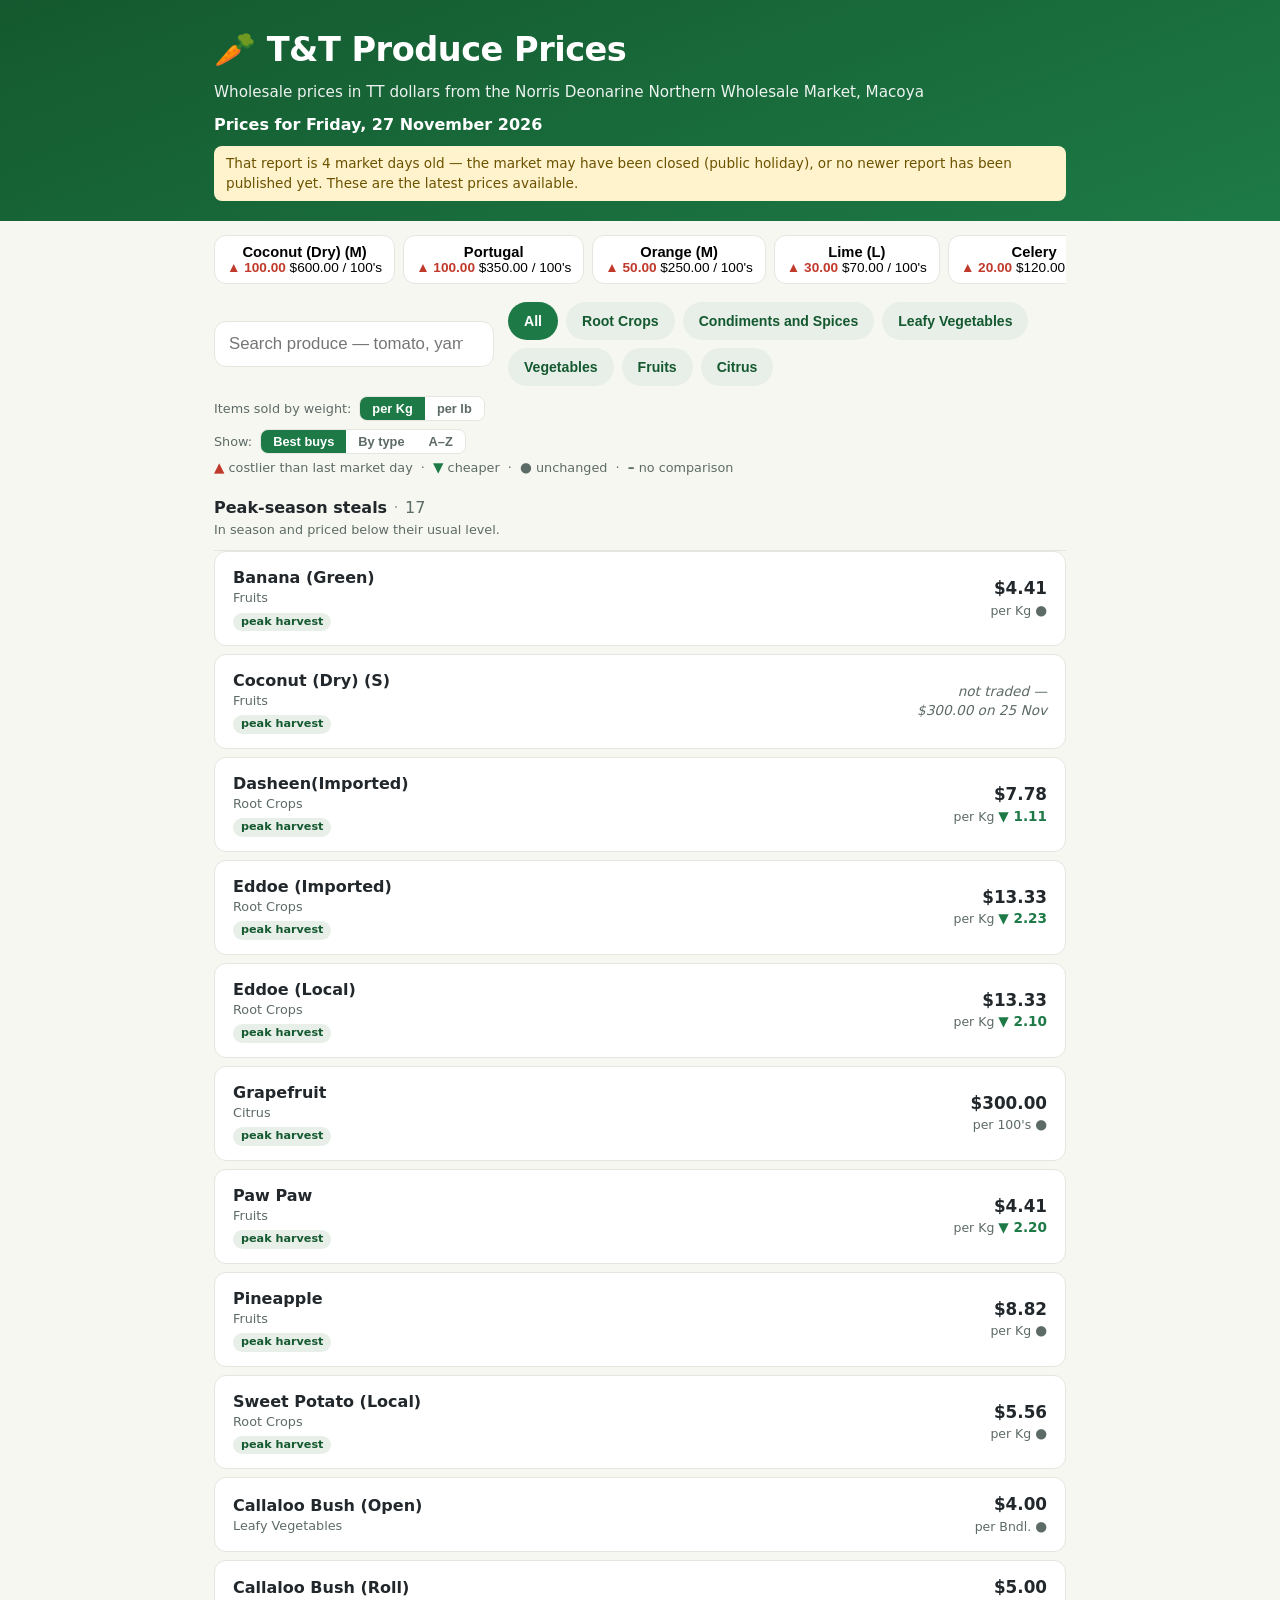
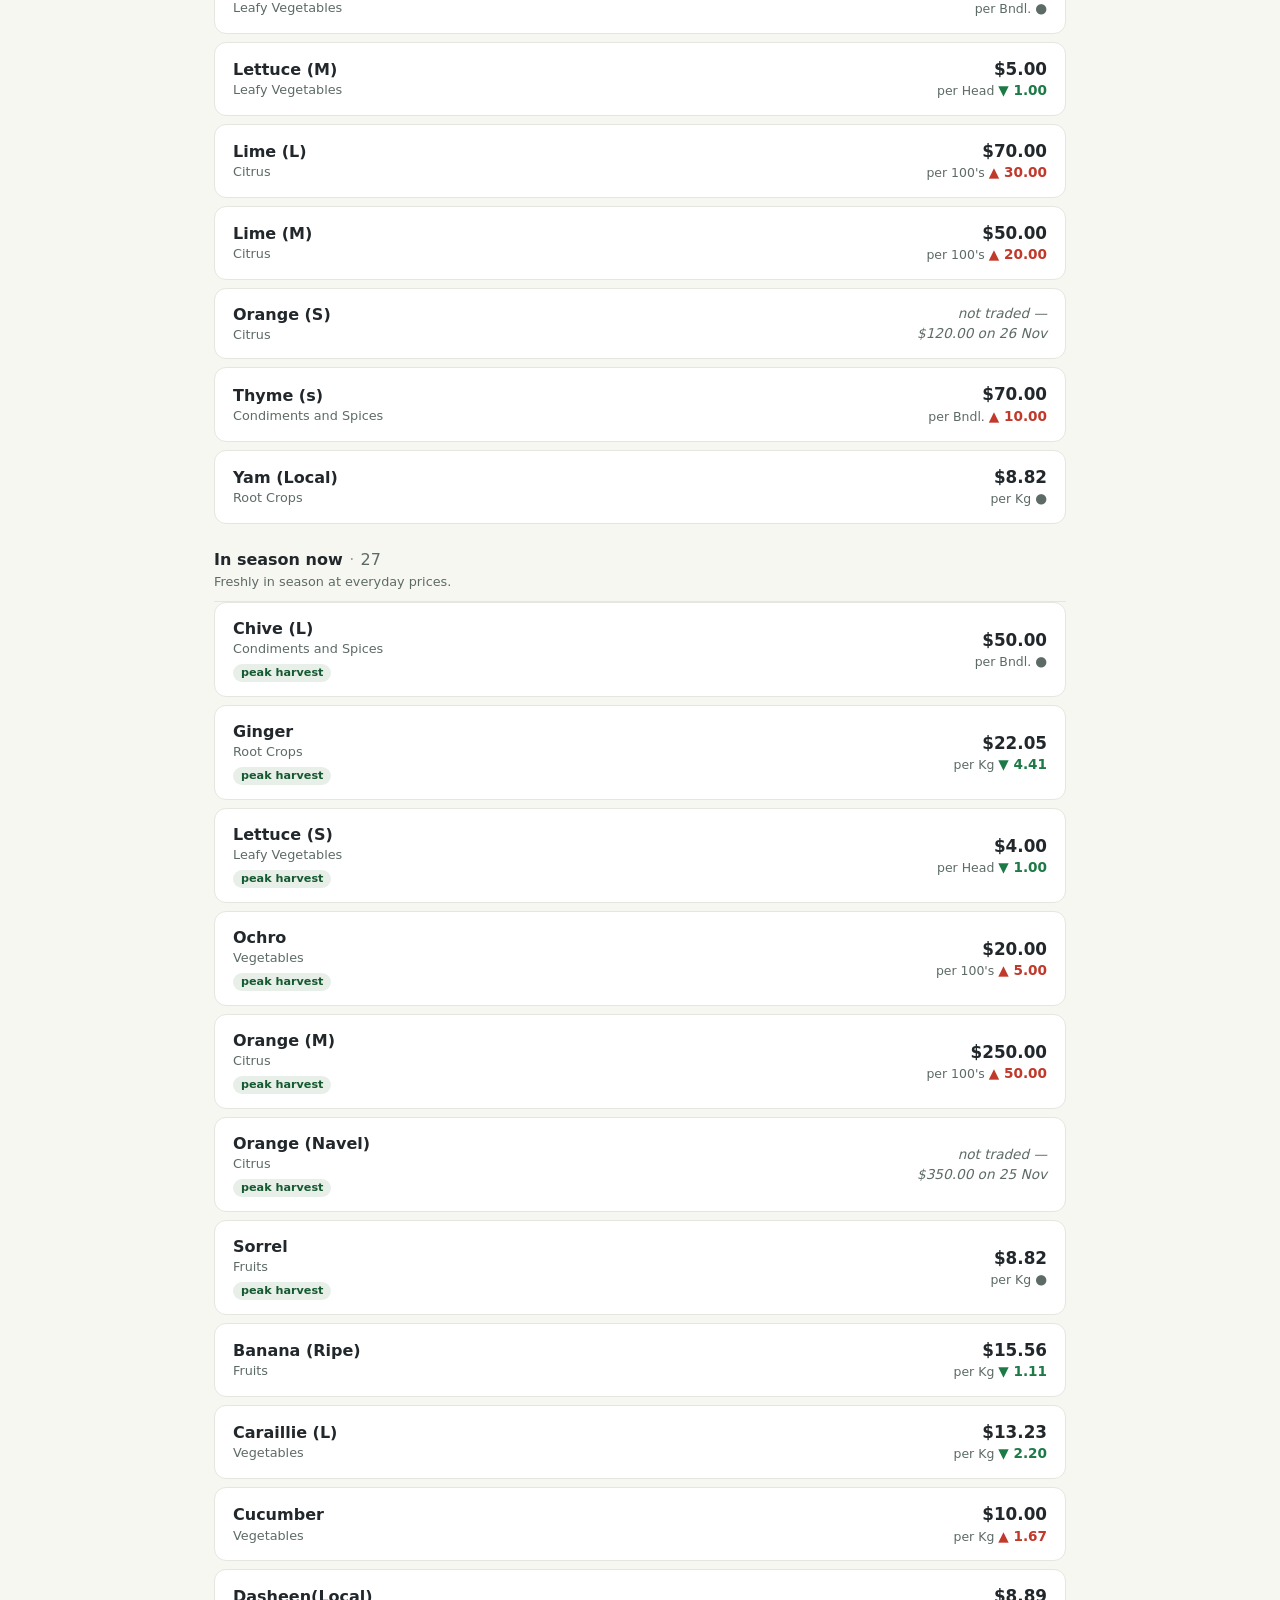
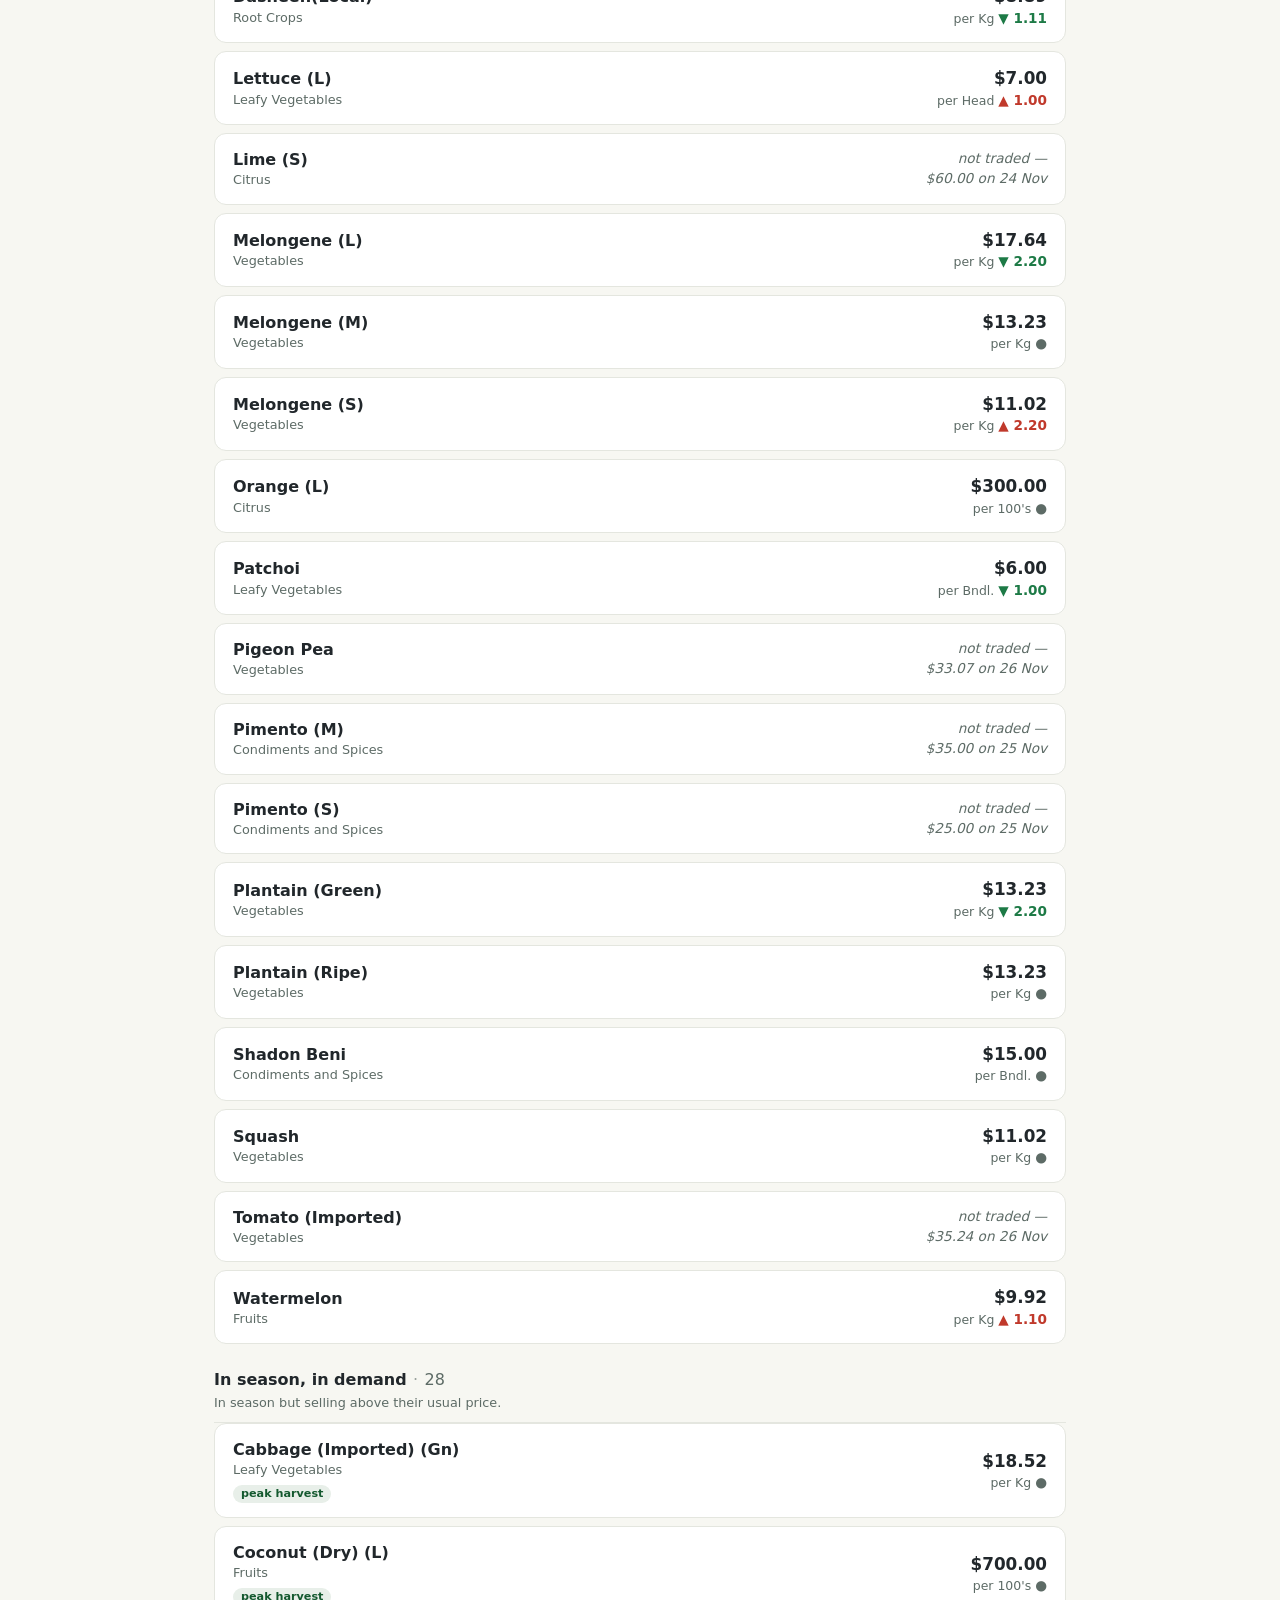
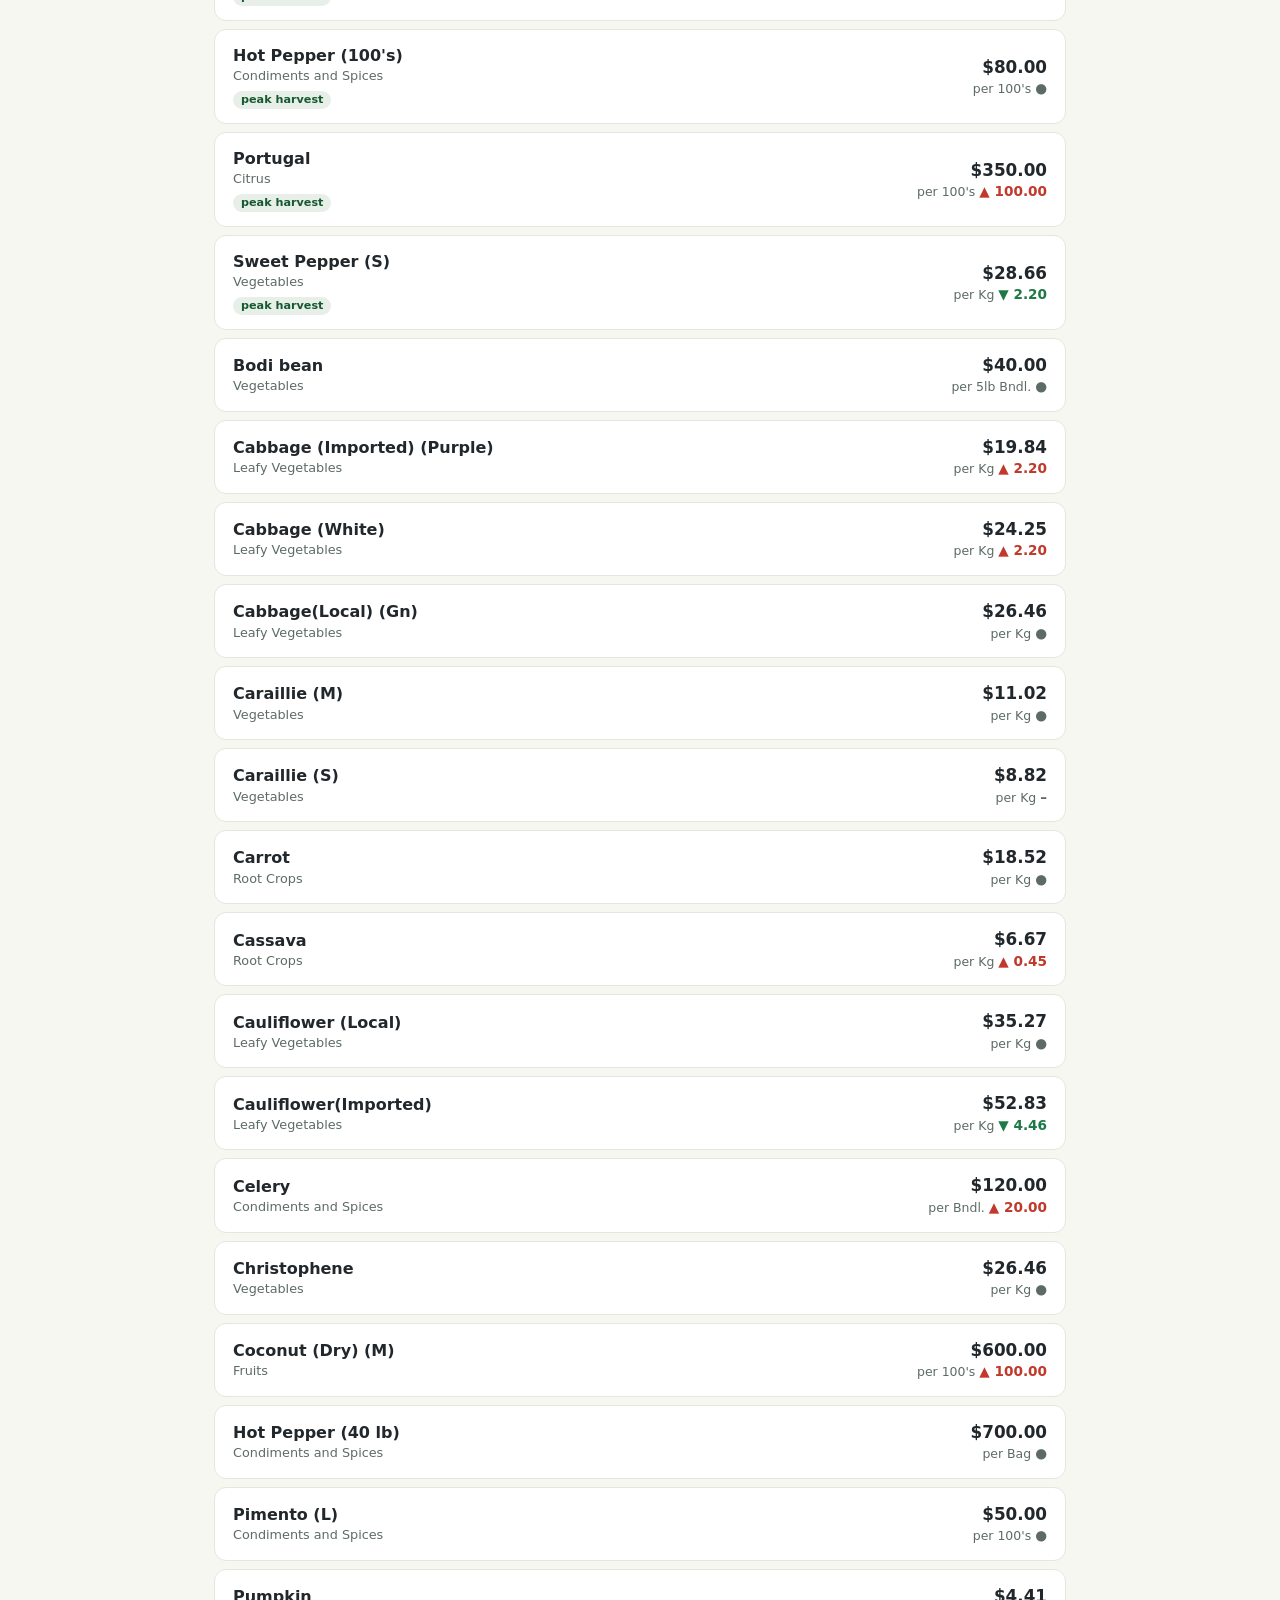
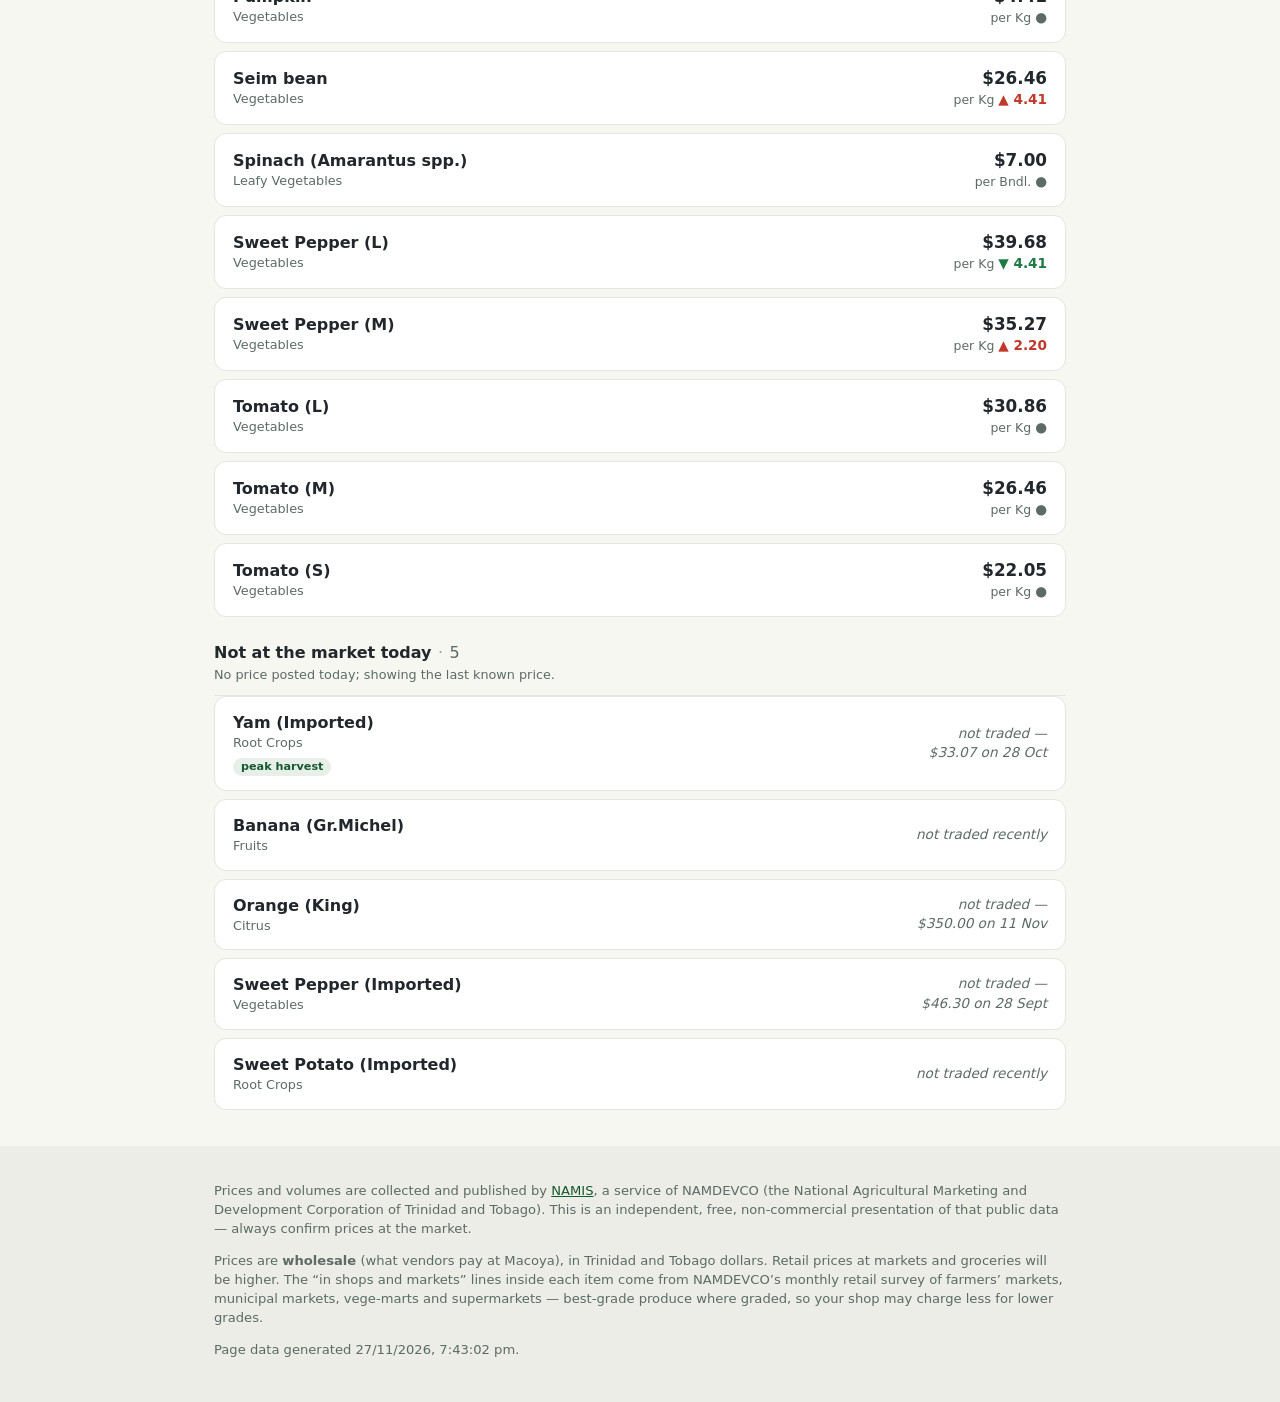
<file: site/index.html>
<!DOCTYPE html>
<html lang="en">
<head>
<meta charset="utf-8">
<meta name="viewport" content="width=device-width, initial-scale=1">
<title>T&amp;T Produce Prices — wholesale market prices for Trinidad and Tobago</title>
<meta name="description" content="Daily wholesale produce prices from the Norris Deonarine Northern Wholesale Market, Macoya, Trinidad and Tobago. Data from NAMDEVCO's NAMIS.">
<meta name="theme-color" content="#1d7a46">
<link rel="canonical" href="https://ttproduceprices.com/">
<!-- Share cards: what WhatsApp/Facebook/X show when someone sends a link. -->
<meta property="og:type" content="website">
<meta property="og:site_name" content="T&amp;T Produce Prices">
<meta property="og:title" content="T&amp;T Produce Prices — today's wholesale market prices">
<meta property="og:description" content="Daily wholesale prices from the Macoya market, searchable by what you call it, with 20 years of price history.">
<meta property="og:url" content="https://ttproduceprices.com/">
<meta property="og:image" content="https://ttproduceprices.com/og-image.png">
<meta property="og:image:width" content="1200">
<meta property="og:image:height" content="630">
<meta name="twitter:card" content="summary_large_image">
<link rel="stylesheet" href="css/style.css">
<!-- Chart.js is loaded lazily by app.js the first time a chart opens, so a
     slow or blocked CDN can never delay the price board itself. -->
<script src="js/app.js" defer></script>
</head>
<body>

<header class="site-header">
  <div class="wrap">
    <h1>🥕 T&amp;T Produce Prices</h1>
    <p class="tagline">Wholesale prices in TT dollars from the Norris Deonarine Northern Wholesale Market, Macoya</p>
    <p class="report-date" id="report-date">Loading…</p>
    <p class="stale-note" id="stale-note" role="status" hidden></p>
  </div>
</header>

<main class="wrap">
  <section id="movers" class="movers" hidden aria-label="Today's biggest price moves"></section>

  <div class="controls">
    <input type="search" id="search" placeholder="Search produce — tomato, yam, fig…"
           aria-label="Search produce" autocomplete="off">
    <div class="chips" id="chips" role="group" aria-label="Filter by category"></div>
  </div>

  <div class="unit-row">
    <span id="unit-label">Items sold by weight:</span>
    <div class="unit-toggle" role="group" aria-labelledby="unit-label">
      <button type="button" id="unit-kg" aria-pressed="true">per Kg</button>
      <button type="button" id="unit-lb" aria-pressed="false">per lb</button>
    </div>
  </div>

  <div class="view-row">
    <span id="view-label">Show:</span>
    <div class="view-toggle" role="group" aria-labelledby="view-label">
      <button type="button" id="view-tiers" aria-pressed="true">Best buys</button>
      <button type="button" id="view-type" aria-pressed="false">By type</button>
      <button type="button" id="view-az" aria-pressed="false">A–Z</button>
    </div>
  </div>

  <p class="legend">
    <span class="chg up">▲</span> costlier than last market day
    &nbsp;·&nbsp; <span class="chg down">▼</span> cheaper
    &nbsp;·&nbsp; <span class="chg same">●</span> unchanged
    &nbsp;·&nbsp; <span class="chg same">–</span> no comparison
  </p>

  <p id="status" class="sr-only" aria-live="polite"></p>
  <div id="list"></div>
  <p id="empty" class="empty" hidden>Nothing matches that search.</p>
</main>

<footer class="site-footer">
  <div class="wrap">
    <p>Prices and volumes are collected and published by
      <a href="https://www.namistt.com" rel="noopener">NAMIS</a>, a service of
      NAMDEVCO (the National Agricultural Marketing and Development Corporation
      of Trinidad and Tobago). This is an independent, free, non-commercial
      presentation of that public data — always confirm prices at the market.</p>
    <p>Prices are <strong>wholesale</strong> (what vendors pay at Macoya), in
      Trinidad and Tobago dollars. Retail prices at markets and groceries will
      be higher. The “in shops and markets” lines inside each item come from
      NAMDEVCO’s monthly retail survey of farmers’ markets, municipal markets,
      vege-marts and supermarkets — best-grade produce where graded, so your
      shop may charge less for lower grades.</p>
    <p id="generated-at"></p>
  </div>
</footer>

<!-- Cloudflare Web Analytics -->
<script type="module" src="https://static.cloudflareinsights.com/beacon.min.js"
        data-cf-beacon='{"token": "700df679e6864dafa874e66d24a9a678"}'></script>
</body>
</html>
</file>
<file: site/css/style.css>
/* Mobile-first: the base styles target phones; the few @media blocks at the
   bottom widen things for laptops/desktops. */

:root {
  --green: #1d7a46;
  --green-dark: #14592f;
  --bg: #f7f7f2;
  --card: #ffffff;
  --ink: #21272b;
  --ink-soft: #5d6b66;
  --line: #e4e6df;
  --up: #c0392b;     /* costlier — warm red */
  --down: #1d7a46;   /* cheaper — green */
  --same: #5d6b66;   /* dark enough for WCAG AA contrast on white */
  --chip-bg: #e8efe9;
  --radius: 12px;
}

* { box-sizing: border-box; }

/* Visually hidden but read by screen readers (search result counts). */
.sr-only {
  position: absolute;
  width: 1px; height: 1px;
  margin: -1px; padding: 0;
  overflow: hidden;
  clip: rect(0 0 0 0);
  white-space: nowrap;
  border: 0;
}

body {
  margin: 0;
  background: var(--bg);
  color: var(--ink);
  font-family: system-ui, -apple-system, "Segoe UI", Roboto, sans-serif;
  line-height: 1.45;
  -webkit-font-smoothing: antialiased;
}

.wrap { max-width: 880px; margin: 0 auto; padding: 0 14px; }

/* ---------- header ---------- */
.site-header {
  background: linear-gradient(160deg, var(--green-dark), var(--green));
  color: #fff;
  padding: 26px 0 20px;
}
.site-header h1 { margin: 0; font-size: 1.65rem; letter-spacing: -0.5px; }
.tagline { margin: 6px 0 0; opacity: 0.92; font-size: 0.95rem; }
.report-date { margin: 10px 0 0; font-weight: 600; font-size: 1rem; }

/* Amber "data is older than it should be" note under the report date. */
.stale-note {
  margin: 10px 0 0;
  padding: 8px 12px;
  border-radius: 8px;
  background: #fff3cd;
  color: #6b5200;
  font-size: 0.85rem;
}

/* ---------- movers strip ---------- */
.movers {
  display: flex;
  gap: 8px;
  overflow-x: auto;
  padding: 14px 0 2px;
  scrollbar-width: none;
}
.movers::-webkit-scrollbar { display: none; }
.mover {
  flex: 0 0 auto;
  background: var(--card);
  border: 1px solid var(--line);
  border-radius: var(--radius);
  padding: 8px 12px;
  font-size: 0.85rem;
  white-space: nowrap;
  cursor: pointer;
}
.mover b { display: block; font-size: 0.92rem; }

/* ---------- controls ---------- */
.controls { padding-top: 12px; position: sticky; top: 0; background: var(--bg); z-index: 5; }
#search {
  width: 100%;
  font-size: 1.05rem;
  padding: 12px 14px;
  border: 1.5px solid var(--line);
  border-radius: var(--radius);
  background: var(--card);
}
#search:focus { outline: 2px solid var(--green); border-color: var(--green); }

.chips { display: flex; gap: 8px; overflow-x: auto; padding: 10px 0; scrollbar-width: none; }
.chips::-webkit-scrollbar { display: none; }
.chip {
  flex: 0 0 auto;
  border: none;
  background: var(--chip-bg);
  color: var(--green-dark);
  font-size: 0.88rem;
  font-weight: 600;
  padding: 11px 16px; /* comfortable thumb target on phones */
  border-radius: 999px;
  cursor: pointer;
}
.chip[aria-pressed="true"] { background: var(--green); color: #fff; }

/* ---------- per-Kg / per-lb toggle ---------- */
.unit-row {
  display: flex;
  align-items: center;
  gap: 8px;
  margin: 10px 0 0;
  color: var(--ink-soft);
  font-size: 0.8rem;
}
.unit-toggle {
  display: flex;
  border: 1px solid var(--line);
  border-radius: 8px;
  overflow: hidden;
}
.unit-toggle button {
  border: 0;
  background: var(--card);
  padding: 4px 12px;
  font-size: 0.8rem;
  font-weight: 600;
  color: var(--ink-soft);
  cursor: pointer;
}
.unit-toggle button[aria-pressed="true"] { background: var(--green); color: #fff; }
/* The white inner ring keeps focus visible on the pressed (green) segment,
   where a green outline alone would vanish into the background. */
.unit-toggle button:focus-visible {
  outline: 2px solid var(--green);
  outline-offset: -2px;
  box-shadow: inset 0 0 0 4px #fff;
}

/* ---------- "Show" view toggle (matches the unit toggle) ---------- */
.view-row {
  display: flex;
  align-items: center;
  gap: 8px;
  margin: 8px 0 0;
  color: var(--ink-soft);
  font-size: 0.8rem;
}
.view-toggle {
  display: flex;
  border: 1px solid var(--line);
  border-radius: 8px;
  overflow: hidden;
}
.view-toggle button {
  border: 0;
  background: var(--card);
  padding: 4px 12px;
  font-size: 0.8rem;
  font-weight: 600;
  color: var(--ink-soft);
  cursor: pointer;
}
.view-toggle button[aria-pressed="true"] { background: var(--green); color: #fff; }
.view-toggle button:focus-visible {
  outline: 2px solid var(--green);
  outline-offset: -2px;
  box-shadow: inset 0 0 0 4px #fff;
}

.legend { color: var(--ink-soft); font-size: 0.8rem; margin: 4px 0 10px; }

/* ---------- commodity list ---------- */
/* Each "Best buys" tier / "By type" category is its own <section> so its
   heading can pin while you scroll that section and then hand off to the
   next. A flat list of sticky siblings would instead pile up at one top edge. */
.section { margin-top: 16px; }
.section:first-child { margin-top: 6px; }

/* Section headings stay in view while you scroll their items, pinned just
   below the sticky search bar (--stick-top tracks its measured height). The
   opaque background + hairline are what let the white item cards scroll
   cleanly underneath; z-index sits below the search bar (5), above items. */
.category-head,
.tier-head {
  position: sticky;
  top: var(--stick-top, 96px);
  z-index: 3;
  margin: 0;
  background: var(--bg);
  border-bottom: 1px solid var(--line);
}
.category-head {
  padding: 6px 0 8px;
  font-size: 0.8rem;
  font-weight: 700;
  text-transform: uppercase;
  letter-spacing: 0.08em;
  color: var(--ink-soft);
}

/* "Best buys" tier headings: a bold title with a one-line plain-English
   rule beneath, so a reshuffled list reads as deliberate. */
.tier-head { padding: 8px 0 10px; }
.tier-head h2 {
  margin: 0;
  font-size: 1rem;
  font-weight: 700;
  color: var(--ink);
}
.tier-head p { margin: 2px 0 0; font-size: 0.8rem; color: var(--ink-soft); }

/* The item count beside each heading — a quiet size cue that never competes
   with the heading. Resets the category heading's caps/tracking for digits. */
.count {
  font-weight: 400;
  color: var(--ink-soft);
  text-transform: none;
  letter-spacing: 0;
}
.count::before { content: "·"; margin: 0 0.4em; opacity: 0.6; }

.item {
  background: var(--card);
  border: 1px solid var(--line);
  border-radius: var(--radius);
  margin-bottom: 8px;
  overflow: hidden;
  /* Keep a revealed row (movers tap, #hash share link) clear of BOTH the
     sticky search bar and the section heading pinned beneath it — the
     allowance covers a two-line "Best buys" tier heading (title + blurb),
     the tallest of the pinned headings. */
  scroll-margin-top: calc(var(--stick-top, 96px) + 72px);
}
.item-row {
  display: flex;
  align-items: center;
  gap: 10px;
  width: 100%;
  padding: 12px 14px;
  background: none;
  border: none;
  font: inherit;
  color: inherit;
  text-align: left;
  cursor: pointer;
}
.item-row:focus-visible { outline: 2px solid var(--green); outline-offset: -2px; }

.item-name { flex: 1 1 auto; min-width: 0; }
.item-name b { font-size: 1rem; }
.item-name small { display: block; color: var(--ink-soft); font-size: 0.8rem; }

.item-price { text-align: right; white-space: nowrap; }
.price-now { font-weight: 700; font-size: 1.05rem; }
.price-unit { color: var(--ink-soft); font-size: 0.78rem; }
.not-traded { color: var(--ink-soft); font-size: 0.85rem; font-style: italic; }

.chg { font-weight: 700; font-size: 0.85rem; white-space: nowrap; }
.chg.up { color: var(--up); }
.chg.down { color: var(--down); }
.chg.same { color: var(--same); }

/* "low/high for the year" pill under a price. Green is shopper's good news. */
.level {
  display: inline-block;
  margin-top: 4px;
  padding: 1px 8px;
  border-radius: 999px;
  font-size: 0.7rem;
  font-weight: 700;
  white-space: nowrap;
}
.level.low { background: #e3f2e8; color: var(--green-dark); }
.level.high { background: #fbe9e7; color: #8c2d22; }

/* "peak harvest" tag in the name column. Neutral chip palette (not the
   price pills' green/red): it marks abundance/availability, a volume fact,
   not a cheap/dear price signal. */
.tag-peak {
  display: inline-block;
  margin-top: 4px;
  padding: 1px 8px;
  border-radius: 999px;
  font-size: 0.7rem;
  font-weight: 700;
  background: var(--chip-bg);
  color: var(--green-dark);
}

/* ---------- expanded detail ---------- */
.detail { border-top: 1px solid var(--line); padding: 12px 14px; }
.detail .facts { color: var(--ink-soft); font-size: 0.88rem; margin: 0 0 10px; }
.ranges { display: flex; gap: 6px; margin-bottom: 10px; }
.range-btn {
  border: 1px solid var(--line);
  background: var(--card);
  border-radius: 8px;
  padding: 9px 14px;
  font-size: 0.85rem;
  font-weight: 600;
  color: var(--ink-soft);
  cursor: pointer;
}
.range-btn[aria-pressed="true"] { background: var(--green); border-color: var(--green); color: #fff; }
.chart-box { position: relative; height: 220px; }
.chart-note { color: var(--ink-soft); font-size: 0.78rem; margin: 8px 0 0; }

/* ---------- seasonality ("best time to buy") ---------- */
.seasonality { margin-top: 16px; }
.season-head { margin: 0 0 2px; font-size: 0.88rem; }
.season-text { color: var(--ink-soft); font-size: 0.82rem; margin: 0 0 8px; }
.season-bars { display: flex; gap: 3px; align-items: flex-end; height: 52px; }
.season-bar {
  flex: 1;
  background: #c5d6ca;
  border-radius: 3px 3px 0 0;
  min-height: 3px;
}
.season-bar.none { height: 3px; background: var(--line); }
.season-bar.cheap { background: var(--green); }
.season-bar.dear { background: var(--up); }
.season-letters { display: flex; gap: 3px; margin-top: 3px; }
/* Direct children only: the inner .lab/.rest spans must inherit, not
   re-match, or the pill's white text gets overridden back to ink-soft.
   min-width: 0 keeps all 12 columns equal when the pill's min-content
   width exceeds its share — the pill bleeds ~1px into the gutters
   instead of shoving the other labels off their bars. */
.season-letters > span {
  flex: 1;
  min-width: 0;
  text-align: center;
  font-size: 0.65rem;
  color: var(--ink-soft);
}
/* "You are here" pill under the current month's bar. Neutral dark on
   purpose: green/red already mean cheap/dear in the bars above, and the
   current month is a position, not a price signal. */
.season-letters span.now .lab {
  background: var(--ink);
  color: #fff;
  font-weight: 600;
  border-radius: 999px;
  padding: 1px 4px;
}
/* Twelve "Jan"-style labels get cramped below ~370px; drop to initials. */
@media (max-width: 369px) {
  .season-letters .rest { display: none; }
}

/* ---------- footer ---------- */
.empty { color: var(--ink-soft); text-align: center; padding: 30px 0; }
.site-footer {
  margin-top: 36px;
  padding: 22px 0 30px;
  background: #ecede6;
  color: var(--ink-soft);
  font-size: 0.82rem;
}
.site-footer a { color: var(--green-dark); }

/* ---------- wider screens ---------- */
@media (min-width: 700px) {
  .site-header h1 { font-size: 2.1rem; }
  .item-row { padding: 14px 18px; }
  .chart-box { height: 300px; }
  .controls { display: flex; gap: 14px; align-items: center; padding-top: 16px; }
  #search { flex: 1 0 280px; }
  .chips { padding: 0; flex-wrap: wrap; overflow-x: visible; }
}
</file>
